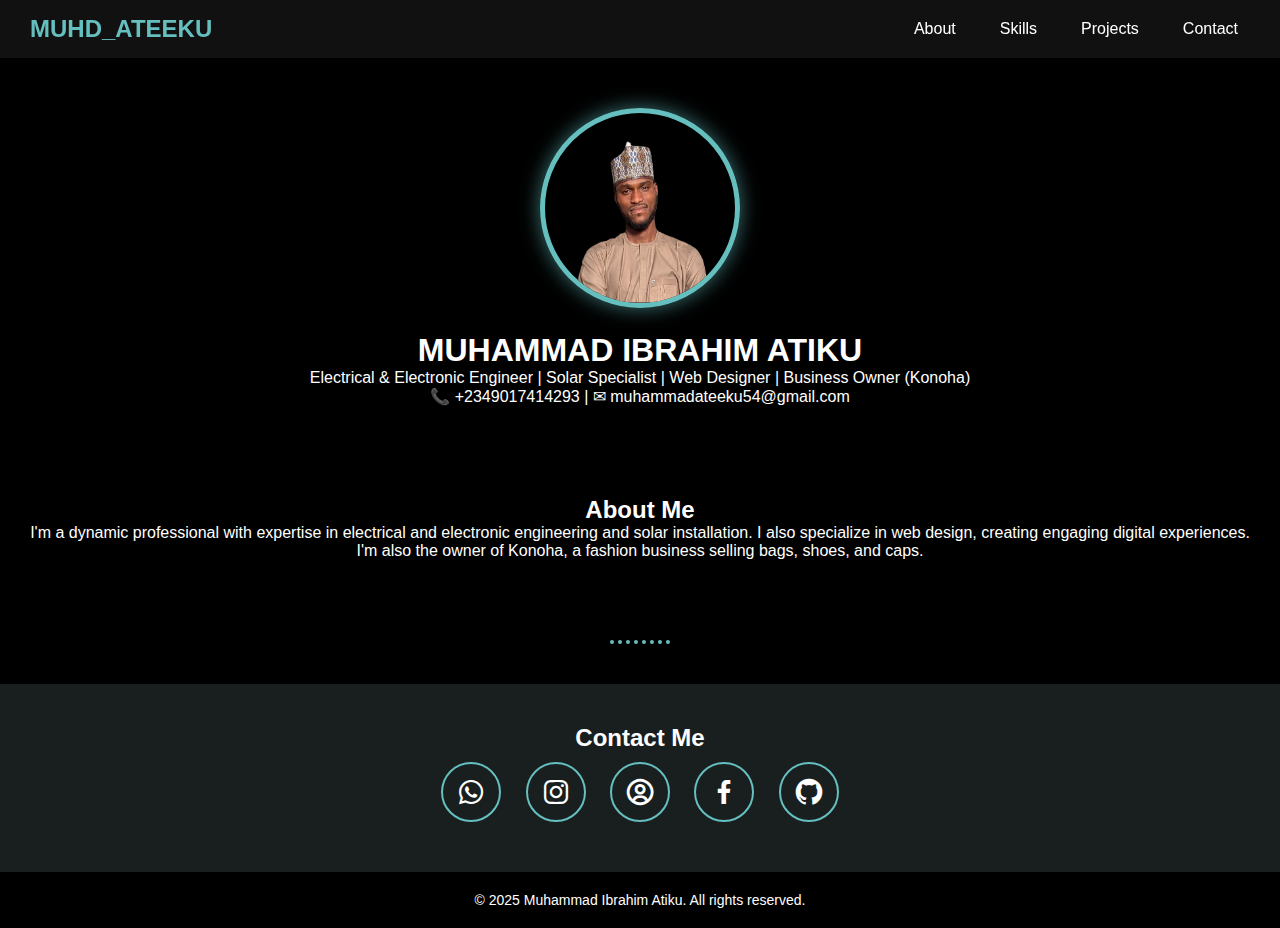
<file: Index.html>
<!DOCTYPE html>
<html lang="en">

<head>
  <meta charset="UTF-8">
  <title>Muhammad Ibrahim Atiku</title>
  <meta name="viewport" content="width=device-width, initial-scale=1.0">
  <meta name="description" content="Muhammad Ibrahim Atiku Portfolio">
  <link rel="stylesheet" href="style/style.css">
  <link rel="icon" href="Images/muhammad_OG(1)(1)_y.png" type="image/png">
  <link href="https://unpkg.com/boxicons@2.1.4/css/boxicons.min.css" rel="stylesheet">
</head>

<body>

  <!-- Navigation Bar -->
  <nav class="navbar">
    <div class="nav-logo">MUHD_ATEEKU</div>
    <ul class="nav-links">
      <li><a href="#about">About</a></li>
      <li><a href="skill.html">Skills</a></li>
      <li><a href="projects.html">Projects</a></li>
      <li><a href="#contact">Contact</a></li>
    </ul>
  </nav>

  <header class="hero">
    <img src="Images/muhammad_OG(1)(1)_y.png" alt="Profile" class="profile-pic">
    <h1>MUHAMMAD IBRAHIM ATIKU</h1>
    <p>Electrical & Electronic Engineer | Solar Specialist | Web Designer | Business Owner (Konoha)</p>
    <p>📞 +2349017414293 | ✉ muhammadateeku54@gmail.com</p>
  </header>

  <section id="about">
    <h2>About Me</h2>
    <p>I'm a dynamic professional with expertise in electrical and electronic engineering and solar installation.
      I also specialize in web design, creating engaging digital experiences. I'm also the owner of Konoha, a fashion
      business selling bags, shoes, and caps.</p>
  </section>

  <hr>


  <section id="contact" class="button-container">
    <h2>Contact Me</h2>
    <a class="footer-link" href="https://wa.me/qr/09067613698"><i class="bx bxl-whatsapp"></i></a>
    <a class="footer-link" href="https://www.instagram.com/invites/contact/?igsh=lypp3ujvytvo&utm_content=7096gjn"><i
        class="bx bxl-instagram"></i></a>
    <a class="footer-link" href="Myform.html"><i class="bx bx-user-circle"></i></a>
    <a class="footer-link" href=""><i class="bx bxl-facebook"></i></a>    
    <a class="footer-link" href=""><i class="bx bxl-github"></i></a>
  </section>

  <footer>
    <p>© 2025 Muhammad Ibrahim Atiku. All rights reserved.</p>
  </footer>

</body>

</html>
</file>
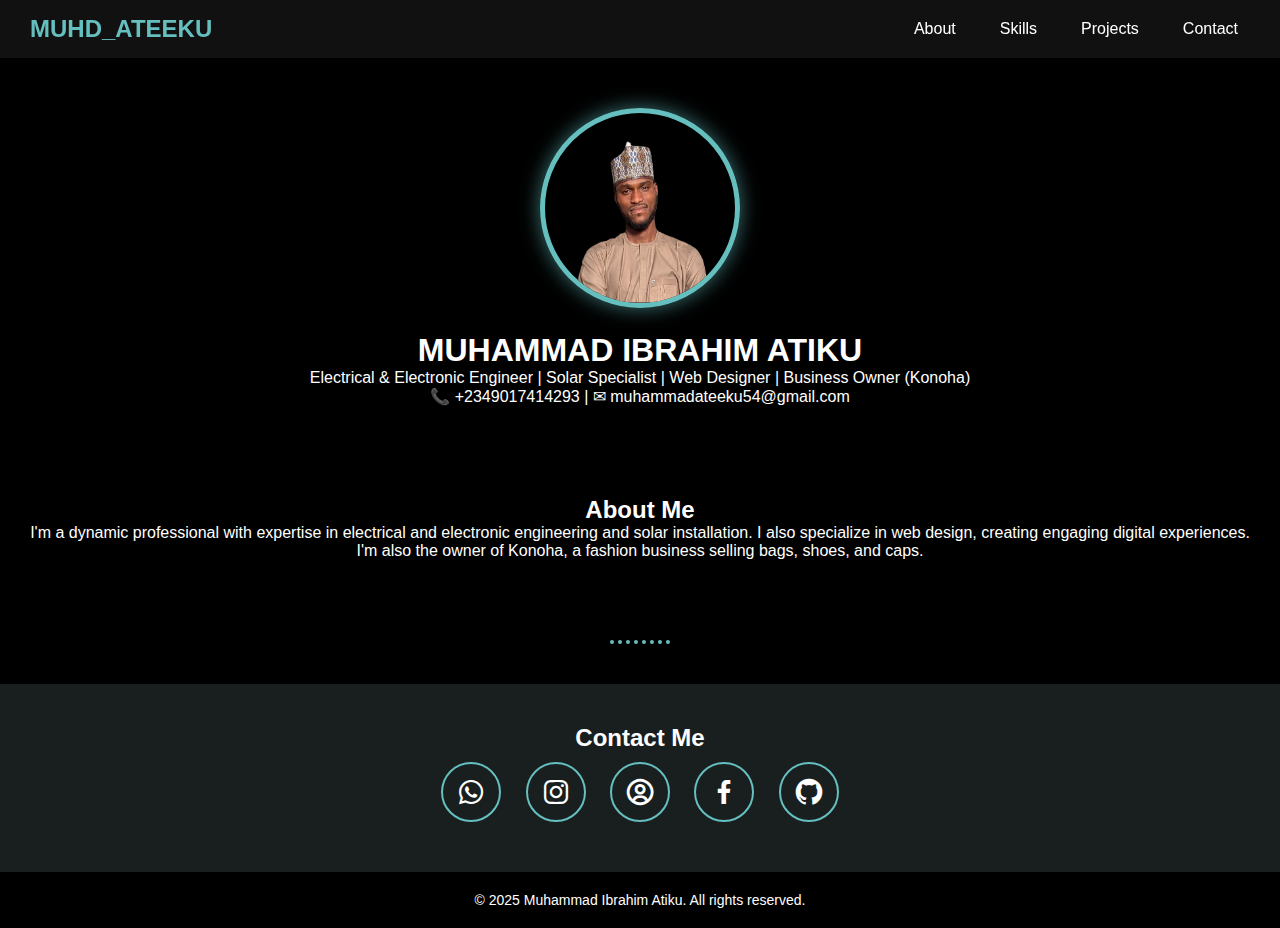
<file: index.html>
<!DOCTYPE html>
<html lang="en">

<head>
  <meta charset="UTF-8">
  <title>Muhammad Ibrahim Atiku</title>
  <meta name="viewport" content="width=device-width, initial-scale=1.0">
  <meta name="description" content="Muhammad Ibrahim Atiku Portfolio">
  <link rel="stylesheet" href="style/style.css">
  <link rel="icon" href="Images/muhammad_OG(1)(1)_y.png" type="image/png">
  <link href="https://unpkg.com/boxicons@2.1.4/css/boxicons.min.css" rel="stylesheet">
</head>

<body>

  <!-- Navigation Bar -->
  <nav class="navbar">
    <div class="nav-logo">MUHD_ATEEKU</div>
    <ul class="nav-links">
      <li><a href="#about">About</a></li>
      <li><a href="skill.html">Skills</a></li>
      <li><a href="projects.html">Projects</a></li>
      <li><a href="#contact">Contact</a></li>
    </ul>
  </nav>

  <header class="hero">
    <img src="Images/muhammad_OG(1)(1)_y.png" alt="Profile" class="profile-pic">
    <h1>MUHAMMAD IBRAHIM ATIKU</h1>
    <p>Electrical & Electronic Engineer | Solar Specialist | Web Designer | Business Owner (Konoha)</p>
    <p>📞 +2349017414293 | ✉ muhammadateeku54@gmail.com</p>
  </header>

  <section id="about">
    <h2>About Me</h2>
    <p>I'm a dynamic professional with expertise in electrical and electronic engineering and solar installation.
      I also specialize in web design, creating engaging digital experiences. I'm also the owner of Konoha, a fashion
      business selling bags, shoes, and caps.</p>
  </section>

  <hr>


  <section id="contact" class="button-container">
    <h2>Contact Me</h2>
    <a class="footer-link" href="https://wa.me/qr/09067613698"><i class="bx bxl-whatsapp"></i></a>
    <a class="footer-link" href="https://www.instagram.com/invites/contact/?igsh=lypp3ujvytvo&utm_content=7096gjn"><i
        class="bx bxl-instagram"></i></a>
    <a class="footer-link" href="Myform.html"><i class="bx bx-user-circle"></i></a>
    <a class="footer-link" href=""><i class="bx bxl-facebook"></i></a>    
    <a class="footer-link" href=""><i class="bx bxl-github"></i></a>
  </section>

  <footer>
    <p>© 2025 Muhammad Ibrahim Atiku. All rights reserved.</p>
  </footer>

</body>

</html>
</file>
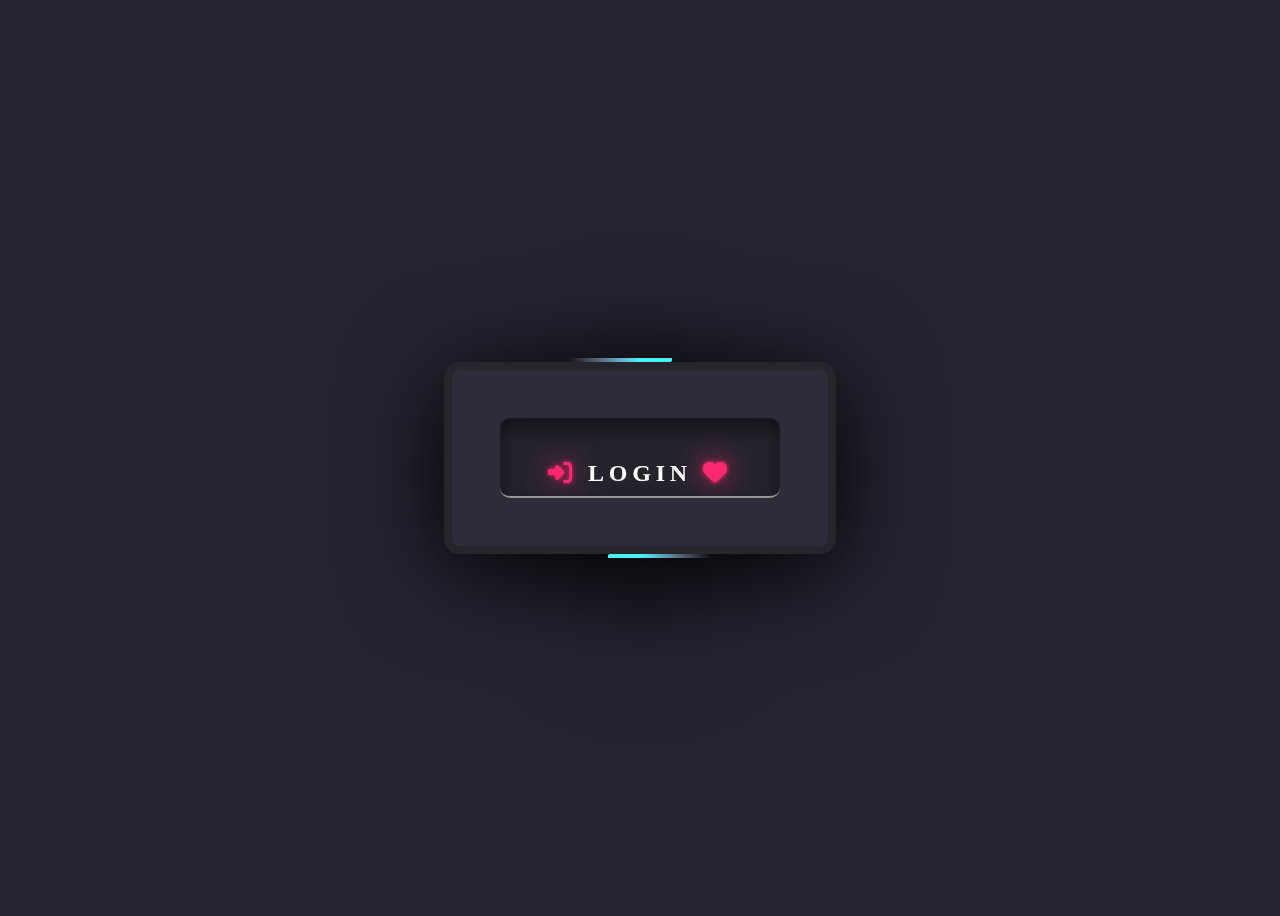
<file: form.html>
<!DOCTYPE html>
<html lang="en">

<head>
  <meta charset="UTF-8">
  <title>Glowing Form sample</title>
  <link rel="stylesheet" href="style/form.css">
  <link rel="icon" href="Images/form_OG.jpg" type="image/png">
    <link rel="icon" href="Images/form_OG.jpg" type="image/png">
  <link rel="stylesheet" href="https://cdnjs.cloudflare.com/ajax/libs/font-awesome/6.5.2/css/all.min.css">
</head>

<body>
  <div class="box">
    <div class="login">
      <div class="loginBx">
        <h2>
          <i class="fa-solid fa-right-to-bracket"></i>
          Login
          <i class="fa-solid fa-heart"></i>
        </h2>
        <input type="text" placeholder="Username">
        <input type="password" placeholder="Password">
        <input type="submit" value="Sign in" />
        <div class="group">
          <a href="#">Forgot Password</a>
          <a href="#">Sign up</a>
        </div>
      </div>
    </div>
  </div>

</body>

</html>
</file>
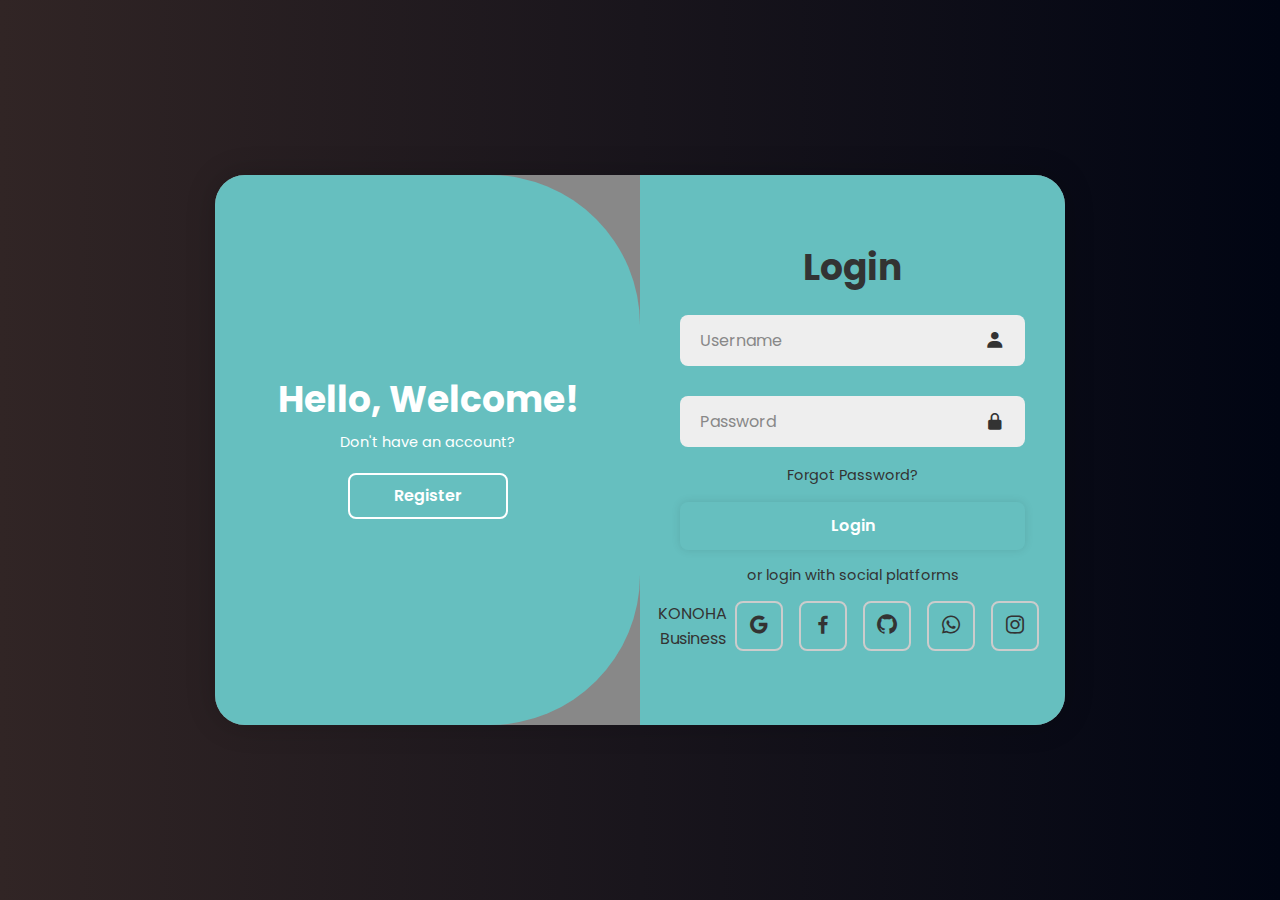
<file: Myform.html>
<!DOCTYPE html>
<html lang="en">

<head>
  <meta charset="UTF-8" />
  <meta name="viewport" content="width=device-width, initial-scale=1.0" />
  <title>Muhammad login/signup page</title>
  <link rel="stylesheet" href="style/try-style.css" />
    <link rel="icon" href="Images/form_OG.jpg" type="image/png">
  <link href="https://unpkg.com/boxicons@2.1.4/css/boxicons.min.css" rel="stylesheet" />
</head>

<body>
  <div class="container">
    <div class="form-box login">
      <form action="#">
        <h1>Login</h1>
        <div class="input-box">
          <input type="text" placeholder="Username" required />
          <i class="bx bxs-user"></i>
        </div>
        <div class="input-box">
          <input type="password" placeholder="Password" required />
          <i class="bx bxs-lock-alt"></i>
        </div>
        <div class="forgot-link">
          <a href="#">Forgot Password?</a>
        </div>
        <button type="submit" class="btn">Login</button>
        <p>or login with social platforms</p>
        <div class="social-icons">KONOHA Business
          <a href="#"><i class="bx bxl-google"></i></a>
          <a href="#"><i class="bx bxl-facebook"></i></a>
          <a href="#"><i class="bx bxl-github"></i></a>
          <a href="#"><i class="bx bxl-whatsapp"></i></a>
          <a href="#"><i class="bx bxl-instagram"></i></a>
        </div>
      </form>
    </div>
    <div class="form-box register">
      <form action="#">
        <h1>Registration</h1>
        <div class="input-box">
          <input type="text" placeholder="Username" required />
          <i class="bx bxs-user"></i>
        </div>
        <div class="input-box">
          <input type="email" placeholder="Email" required />
          <i class="bx bxs-envelope"></i>
        </div>
        <div class="input-box">
          <input type="password" placeholder="Password" required />
          <i class="bx bxs-lock-alt"></i>
        </div>
        <button type="submit" class="btn">Register</button>
        <p>or register with social platforms</p>
        <div class="social-icons">
          <a href="#"><i class="bx bxl-google"></i></a>
          <a href="#"><i class="bx bxl-facebook"></i></a>
          <a href="#"><i class="bx bxl-github"></i></a>
          <a href="#"><i class="bx bxl-linkedin"></i></a>
        </div>
      </form>
    </div>
    <div class="toggle-box">
      <div class="toggle-panel toggle-left">
        <h1>Hello, Welcome!</h1>
        <p>Don't have an account?</p>
        <button class="btn register-btn">Register</button>
      </div>
      <div class="toggle-panel toggle-right">
        <h1>Welcome Back!</h1>
        <p>Already have an account?</p>
        <button class="btn login-btn">Login</button>
      </div>
    </div>
  </div>
  <script src="script.js"></script>
</body>

</html>
</file>
<file: style/form.css>
body {
  display: flex;
  justify-content: center;
  align-items: center;
  min-height: 100vh;
  background: #252432;
}
@property --a {
  syntax: "<angle>";
  inherits: false;
  initial-value: 0deg;
}
.box {
  position: relative;
  width: 400px;
  height: 200px;
  background: repeating-conic-gradient(
    from var(--a),
    #ff2770 0%,
    #ff2770 5%,
    transparent 5%,
    transparent 40%,
    #ff2770 50%
  );
  filter: drop-shadow(0 15px 50px #000);
  animation: rotating 4s linear infinite;
  border-radius: 20px;
  display: flex;
  justify-content: center;
  align-items: center;
  transition: 0.5s;
}
.box:hover {
  width: 450px;
  height: 500px;
}
@keyframes rotating {
  0% {
    --a: 0deg;
  }
  100% {
    --a: 360deg;
  }
}
.box::before {
  content: "";
  position: absolute;
  width: 100%;
  height: 100%;
  background: repeating-conic-gradient(
    from var(--a),
    #45f3ff 0%,
    #45f3ff 5%,
    transparent 5%,
    transparent 40%,
    #45f3ff 50%
  );
  filter: drop-shadow(0 15px 50px #000);
  border-radius: 20px;
  animation: rotating 4s linear infinite;
  animation-delay: -1s;
}
.box::after {
  content: "";
  position: absolute;
  inset: 4px;
  background: #2d2d39;
  border-radius: 15px;
  border: 8px solid #25252b;
}
.login {
  position: absolute;
  inset: 60px;
  display: flex;
  justify-content: center;
  align-items: center;
  border-radius: 10px;
  flex-direction: column;
  background: rgba(0, 0, 0, 0.2);
  z-index: 1000;
  box-shadow: inset 0 10px 20px rgba(0, 0, 0, 0.5);
  border-bottom: 2px solid rgba(255, 255, 255, 0.5);
  transition: 0.5s;
  color: #fff;
  overflow: hidden;
}
.box:hover .login {
  inset: 40px;
}
.loginBx {
  position: relative;
  display: flex;
  justify-content: center;
  align-items: center;
  flex-direction: column;
  transform: translateY(126px);
  gap: 20px;
  width: 70%;
  transition: 0.5s;
}
.box:hover .loginBx {
  transform: translateY(0px);
}
.loginBx h2 {
  text-transform: uppercase;
  letter-spacing: 0.2em;
  font-weight: 600;
}
.loginBx h2 i {
  color: #ff2770;
  text-shadow: 0 0 5px #ff2770, 0 0 30px #ff2770;
}
.loginBx input {
  width: 100%;
  padding: 10px 20px;
  outline: none;
  font-size: 1em;
  color: #fff;
  background: rgba(0, 0, 0, 0.1);
  border: 2px solid #fff;
  border-radius: 30px;
}
.loginBx input::placeholder {
  color: #999;
}
.loginBx input[type="submit"] {
  background: #45f3ff;
  border: none;
  font-weight: 500;
  color: #111;
  cursor: pointer;
  transition: 0.5s;
}
.loginBx input[type="submit"]:hover {
  box-shadow: 0 0 10px #45f3ff, 0 0 60px #45f3ff;
}
.group {
  display: flex;
  width: 100%;
  justify-content: space-between;
}
.group a {
  color: #fff;
  text-decoration: none;
}
.group a:nth-child(2) {
  color: #ff2770;
  font-weight: 600;
}
</file>
<file: style/try-style.css>
@import url("https://fonts.googleapis.com/css2?family=Poppins:ital,wght@0,100;0,200;0,300;0,400;0,500;0,600;0,700;0,800;0,900;1,100;1,200;1,300;1,400;1,500;1,600;1,700;1,800;1,900&display=swap");

* {
  margin: 0;
  padding: 0;
  box-sizing: border-box;
  font-family: "Poppins", sans-serif;
  text-decoration: none;
  list-style: none;
}

body {
  display: flex;
  justify-content: center;
  align-items: center;
  min-height: 100vh;
  background: linear-gradient(90deg, #312525, #010513);
}

.container {
  position: relative;
  width: 850px;
  height: 550px;
  background: #888;
  margin: 20px;
  border-radius: 30px;
  box-shadow: 0 0 30px rgba(0, 0, 0, 0.2);
  overflow: hidden;
}

.container h1 {
  font-size: 36px;
  margin: -10px 0;
}

.container p {
  font-size: 14.5px;
  margin: 15px 0;
}

form {
  width: 100%;
}

.form-box {
  position: absolute;
  right: 0;
  width: 50%;
  height: 100%;
  background: #66BFBF;
  display: flex;
  align-items: center;
  color: #333;
  text-align: center;
  padding: 40px;
  z-index: 1;
  transition:
    0.6s ease-in-out 1.2s,
    visibility 0s 1s;
}

.container.active .form-box {
  right: 50%;
}

.form-box.register {
  visibility: hidden;
}

.container.active .form-box.register {
  visibility: visible;
}

.input-box {
  position: relative;
  margin: 30px 0;
}

.input-box input {
  width: 100%;
  padding: 13px 50px 13px 20px;
  background: #eee;
  border-radius: 8px;
  border: none;
  outline: none;
  font-size: 16px;
  color: #333;
  font-weight: 500;
}

.input-box input::placeholder {
  color: #888;
  font-weight: 400;
}

.input-box i {
  position: absolute;
  right: 20px;
  top: 50%;
  transform: translateY(-50%);
  font-size: 20px;
}

.forgot-link {
  margin: -15px 0 15px;
}

.forgot-link a {
  font-size: 14.5px;
  color: #333;
}

.btn {
  width: 100%;
  height: 48px;
  background: #66BFBF;
  border-radius: 8px;
  box-shadow: 0 0 10px rgba(0, 0, 0, 0.1);
  border: none;
  cursor: pointer;
  font-size: 16px;
  color: #fff;
  font-weight: 600;
}

.social-icons {
  display: flex;
  justify-content: center;
}

.social-icons a {
  display: inline-flex;
  padding: 10px;
  border: 2px solid #ccc;
  border-radius: 8px;
  font-size: 24px;
  color: #333;
  margin: 0 8px;
}

.toggle-box {
  position: absolute;
  width: 100%;
  height: 100%;
}

.toggle-box::before {
  content: "";
  position: absolute;
  left: -250%;
  width: 300%;
  height: 100%;
  background: #66BFBF;
  /* border: 2px solid red; */
  border-radius: 150px;
  z-index: 2;
  transition: 1.8s ease-in-out;
}

.container.active .toggle-box::before {
  left: 50%;
}

.toggle-panel {
  position: absolute;
  width: 50%;
  height: 100%;
  /* background: seagreen; */
  color: #fff;
  display: flex;
  flex-direction: column;
  justify-content: center;
  align-items: center;
  z-index: 2;
  transition: 0.6s ease-in-out;
}

.toggle-panel.toggle-left {
  left: 0;
  transition-delay: 1.2s;
}

.container.active .toggle-panel.toggle-left {
  left: -50%;
  transition-delay: 0.6s;
}

.toggle-panel.toggle-right {
  right: -50%;
  transition-delay: 0.6s;
}

.container.active .toggle-panel.toggle-right {
  right: 0;
  transition-delay: 1.2s;
}

.toggle-panel p {
  margin-bottom: 20px;
}

.toggle-panel .btn {
  width: 160px;
  height: 46px;
  background: transparent;
  border: 2px solid #fff;
  box-shadow: none;
}

@media screen and (max-width: 650px) {
  .container {
    height: calc(100vh - 40px);
  }

  .form-box {
    bottom: 0;
    width: 100%;
    height: 70%;
  }

  .container.active .form-box {
    right: 0;
    bottom: 30%;
  }

  .toggle-box::before {
    left: 0;
    top: -270%;
    width: 100%;
    height: 300%;
    border-radius: 20vw;
  }

  .container.active .toggle-box::before {
    left: 0;
    top: 70%;
  }

  .container.active .toggle-panel.toggle-left {
    left: 0;
    top: -30%;
  }

  .toggle-panel {
    width: 100%;
    height: 30%;
  }

  .toggle-panel.toggle-left {
    top: 0;
  }

  .toggle-panel.toggle-right {
    right: 0;
    bottom: -30%;
  }

  .container.active .toggle-panel.toggle-right {
    bottom: 0;
  }
}

@media screen and (max-width: 400px) {
  .form-box {
    padding: 20px;
  }

  .login-btn {
    background-color: black;
  }

  .toggle-panel h1 {
    font-size: 30px;
  }
}
</file>
<file: style/style.css>
/* ===== BASE RESET ===== */
* {
    margin: 0;
    padding: 0;
    box-sizing: border-box;
    scroll-behavior: smooth;
}

/* ===== BODY ===== */
body {
    background-color: #000;
    color: #fff;
    font-family: 'Segoe UI', sans-serif;
    text-align: center;
}

/* ===== NAVBAR ===== */
.navbar {
    background: #111;
    display: flex;
    justify-content: space-between;
    align-items: center;
    padding: 15px 30px;
    position: sticky;
    top: 0;
    z-index: 999;
    box-shadow: 0 2px 4px rgba(0,0,0,0.6);
}

.nav-logo {
    color: #66BFBF;
    font-size: 1.5rem;
    font-weight: bold;
}

.nav-links {
    list-style: none;
    display: flex;
    gap: 20px;
}

.nav-links li a {
    color: white;
    text-decoration: none;
    padding: 8px 12px;
    transition: all 0.3s ease;
}

.nav-links li a:hover {
    background-color: #66BFBF;
    color: black;
    border-radius: 8px;
}

/* ===== HERO SECTION ===== */
.hero {
    padding: 50px 20px;
}

.profile-pic {
    width: 200px;
    height: 200px;
    border: 5px solid #66BFBF;
    border-radius: 50%;
    box-shadow: 0 0 20px rgba(102, 191, 191, 0.6);
    margin-bottom: 20px;
}

/* ===== SECTION STYLING ===== */
section {
    padding: 40px 20px;
}

hr {
    border: none;
    border-top: 4px dotted #66BFBF;
    width: 60px;
    margin: 40px auto;
}

/* ===== SKILLS ===== */
.skills {
    display: flex;
    justify-content: center;
    flex-wrap: wrap;
    gap: 30px;
}

.skill {
    width: 280px;
}

.skill img {
    width: 100%;
    height: auto;
    border-radius: 20px;
    border: 3px solid #66BFBF;
    box-shadow: 0 0 15px rgba(0, 255, 100, 0.3);
    margin-bottom: 15px;
}

/* ===== BUTTONS & SOCIAL LINKS ===== */
.button-container {
    background-color: #191f1f;
}

.footer-link {
    display: inline-flex;
    align-items: center;
    justify-content: center;
    font-size: 32px;
    color: white;
    text-decoration: none;
    background-color: transparent;
    border: 2px solid #66BFBF;
    border-radius: 50%;
    width: 60px;
    height: 60px;
    margin: 10px;
    transition: all 0.4s ease-in-out;
}

.footer-link:hover {
    background-color: #66BFBF;
    color: black;
    transform: scale(1.2);
}

/* ===== FOOTER ===== */
footer {
    padding: 20px;
    font-size: 14px;
    background-color: #000;
}
</file>
